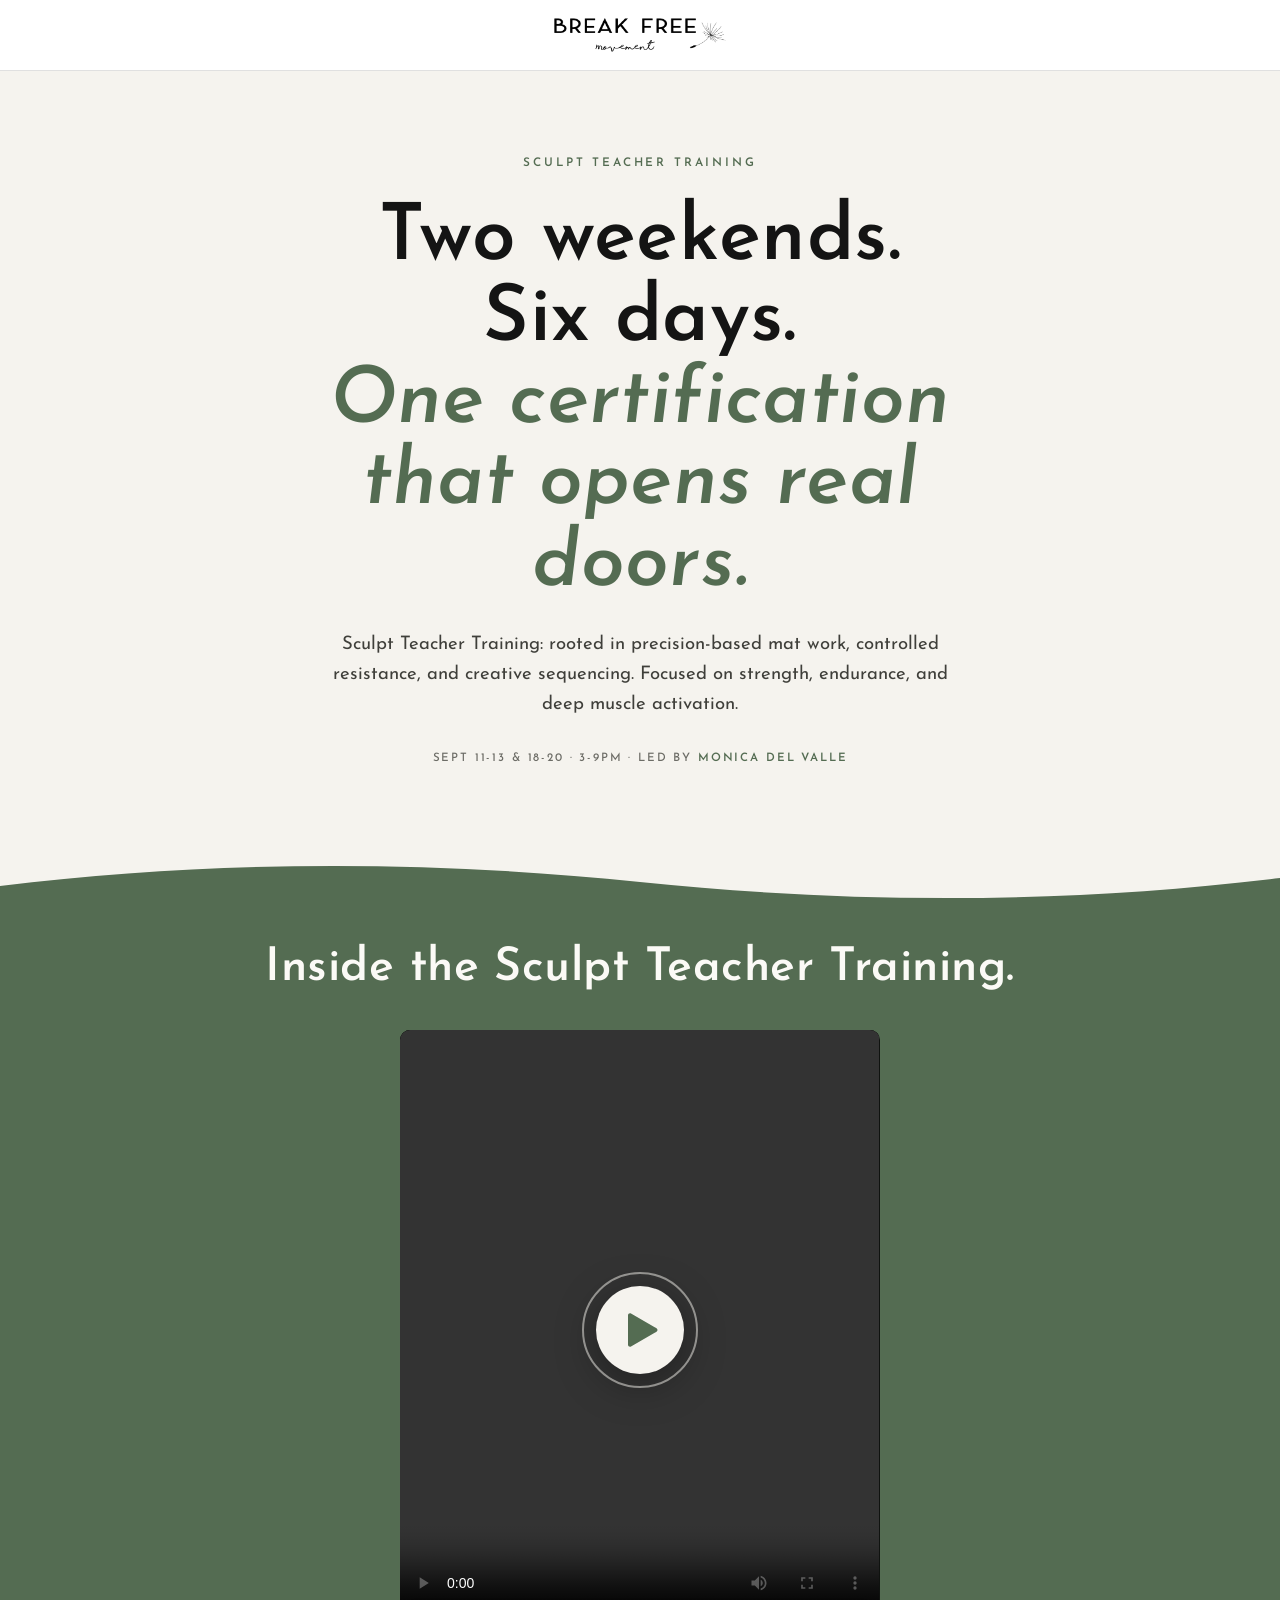
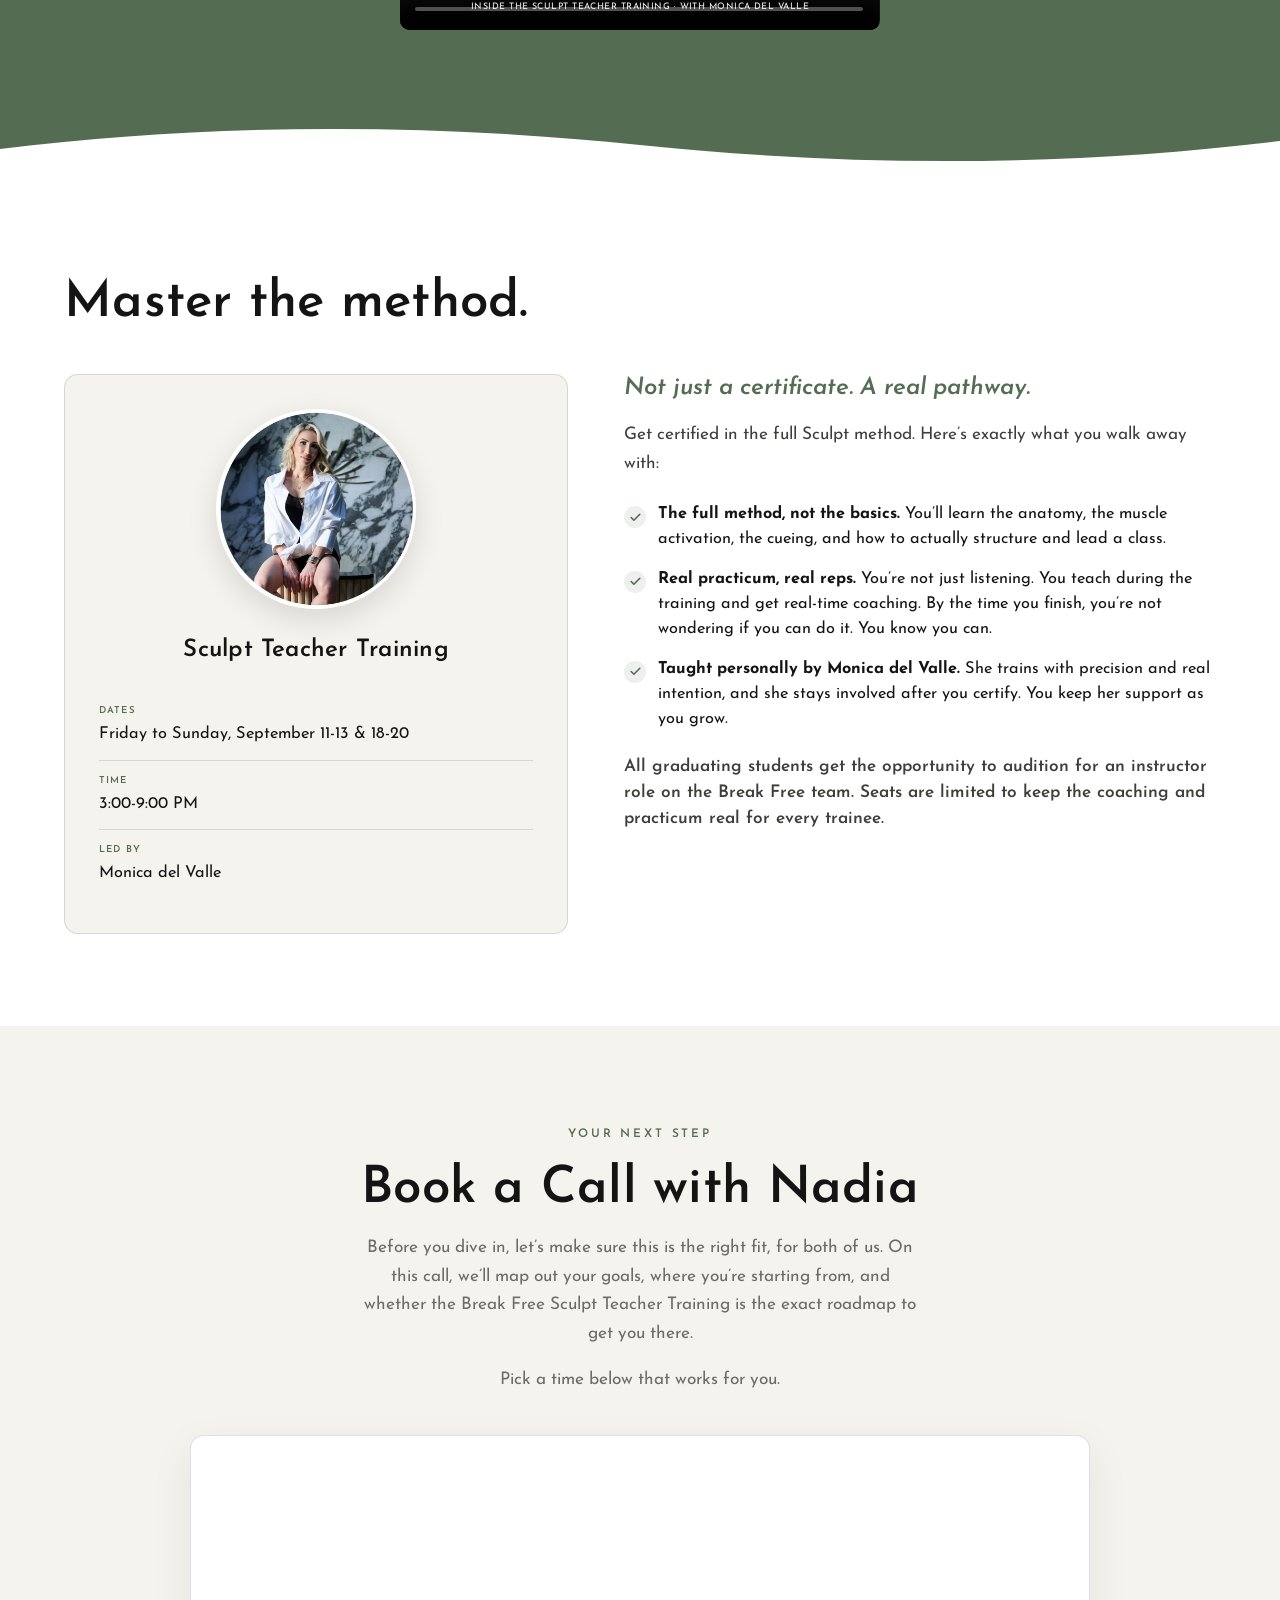
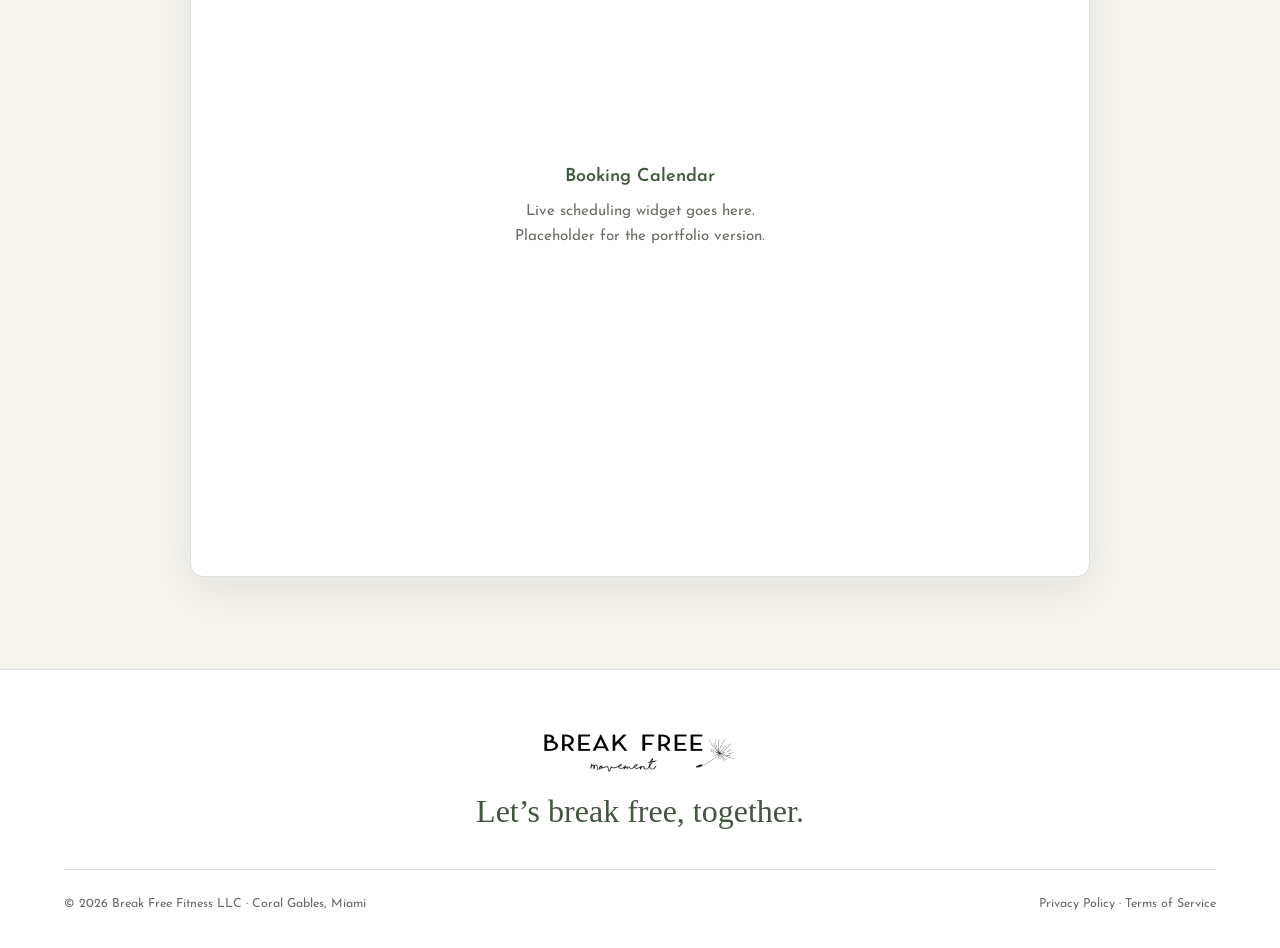
<file: break-free/index.html>
<!DOCTYPE html>
<html lang="en">
<head>
<meta charset="UTF-8" />
<meta name="viewport" content="width=device-width, initial-scale=1.0, viewport-fit=cover" />
<title>Sculpt Teacher Training | Break Free Movement, Coral Gables</title>
<meta name="description" content="Sculpt Teacher Training at Break Free Movement. Dynamic strength and conditioning in our infrared studio, Coral Gables. Two weekends this September. Stop taking the class. Start teaching it." />
<link rel="preconnect" href="https://fonts.googleapis.com" />
<link rel="preconnect" href="https://fonts.gstatic.com" crossorigin />
<link href="https://fonts.googleapis.com/css2?family=Josefin+Sans:ital,wght@0,300;0,400;0,500;0,600;0,700;1,400;1,600&display=swap" rel="stylesheet" />
<style>
  :root{
    --sage:#546C52;
    --sage-dark:#425640;
    --sage-tint:#EDF0EC;
    --ink:#141414;
    --black:#000000;
    --white:#FFFFFF;
    --cream:#F5F3EE;
    --muted:#6C6C66;
    --line:rgba(0,0,0,.12);
    --line-lt:rgba(255,255,255,.18);
  }
  *{box-sizing:border-box;margin:0;padding:0}
  html,body{width:100%;max-width:100%;overflow-x:hidden}
  img,video,iframe{max-width:100%}
  html{scroll-behavior:smooth}
  @media (prefers-reduced-motion: reduce){html{scroll-behavior:auto}}
  body{
    background:var(--white);color:var(--ink);
    font-family:'Josefin Sans',system-ui,-apple-system,sans-serif;
    font-size:18px;line-height:1.65;font-weight:400;-webkit-font-smoothing:antialiased;overflow-x:hidden;
  }
  ::selection{background:var(--sage);color:#fff}
  a{color:inherit;text-decoration:none}
  .wrap{width:100%;max-width:1200px;margin:0 auto;padding:0 24px}
  /* Full-bleed + collapse GHL wrapper spacing so header is flush and footer ends at the copyright */
  .bfm-page{margin-left:calc(50% - 50vw);margin-right:calc(50% - 50vw)}
  *:has(> .bfm-page), *:has(.bfm-page){padding-top:0 !important;padding-bottom:0 !important;margin-top:0 !important;margin-bottom:0 !important}
  .serif{font-family:"Times New Roman",Times,serif}

  /* Page-open entrance */
  @keyframes bfmRise{from{opacity:0;transform:translateY(18px)}to{opacity:1;transform:translateY(0)}}
  @keyframes bfmFade{from{opacity:0}to{opacity:1}}
  header.nav{animation:bfmFade .7s ease-out both}
  .hero .eyebrow{animation:bfmRise .7s ease-out .06s both}
  .hero h1{animation:bfmRise .8s ease-out .16s both}
  .hero-sub{animation:bfmRise .8s ease-out .30s both}
  .hero-cta{animation:bfmRise .8s cubic-bezier(.2,.7,.2,1) .44s both}
  .hero-meta{animation:bfmRise .8s ease-out .56s both}
  @media (prefers-reduced-motion: reduce){
    header.nav,.hero .eyebrow,.hero h1,.hero-sub,.hero-cta,.hero-meta{animation:none}
  }

  .eyebrow{text-transform:uppercase;letter-spacing:.24em;font-size:.74rem;font-weight:600;color:var(--sage);display:inline-block}

  .btn{
    font-family:'Josefin Sans',sans-serif;font-weight:600;text-transform:uppercase;letter-spacing:.14em;
    font-size:.82rem;cursor:pointer;border:0;border-radius:4px;
    padding:1.05rem 2rem;display:inline-flex;align-items:center;justify-content:center;gap:.6em;
    transition:transform .15s, background .2s, color .2s, border-color .2s;
  }
  .btn-primary{background:var(--sage);color:#fff}
  .btn-primary:hover{background:var(--sage-dark);transform:translateY(-2px)}
  .btn-ghost{background:transparent;color:var(--ink);border:1.5px solid var(--line)}
  .btn-ghost:hover{border-color:var(--sage);color:var(--sage);transform:translateY(-2px)}
  .btn-on-sage{background:var(--cream);color:var(--sage-dark)}
  .btn-on-sage:hover{background:#fff;transform:translateY(-2px)}

  /* NAV */
  header.nav{position:sticky;top:0;z-index:60;background:rgba(255,255,255,.94);backdrop-filter:blur(8px);border-bottom:1px solid var(--line)}
  .nav-inner{display:flex;align-items:center;justify-content:center;height:70px}
  .brand-logo{height:34px;width:auto;display:block}
  .nav-apply{background:var(--sage);color:#fff;font-weight:600;text-transform:uppercase;letter-spacing:.12em;font-size:.72rem;padding:.68rem 1.2rem;border-radius:4px;transition:background .2s,transform .15s;white-space:nowrap}
  .nav-apply:hover{background:var(--sage-dark);transform:translateY(-1px)}

  /* HERO */
  .hero{background:var(--cream);padding:76px 0 88px;text-align:center}
  .hero .eyebrow{margin-bottom:0}
  .hero h1{font-weight:600;line-height:1.04;letter-spacing:.005em;font-size:clamp(2.4rem,6.4vw,4.9rem);margin:22px auto 0;max-width:15ch}
  .hero h1 .accent{color:var(--sage);font-style:italic;font-weight:600}
  .hero-sub{max-width:640px;margin:24px auto 0;font-size:1.16rem;color:#3f3f3a;line-height:1.6;font-weight:400}
  .hero-cta{display:flex;flex-wrap:wrap;gap:14px;justify-content:center;margin-top:36px}
  .hero-meta{margin-top:30px;text-transform:uppercase;letter-spacing:.16em;font-size:.72rem;color:var(--muted);font-weight:500}
  .hero-meta b{color:var(--sage);font-weight:600}

  /* wave divider (cream -> sage) */
  .wave{display:block;width:100%;height:52px;margin-bottom:-1px;background:var(--cream)}
  .wave path{fill:var(--sage)}
  .wave2{display:block;width:100%;height:52px;margin-top:-1px;margin-bottom:-1px;background:var(--sage)}
  .wave2 path{fill:var(--white)}

  /* VSL (SAGE) */
  .vsl-section{background:var(--sage);color:#fff}
  .vsl-section .eyebrow{color:#E4EAE2}
  .vsl{padding:22px 0 90px;text-align:center}
  .vsl h2{font-weight:600;font-size:clamp(1.7rem,4vw,2.9rem);line-height:1.05;margin:16px 0 36px;letter-spacing:.01em;color:#FBFAF6}
  .vsl-frame{position:relative;width:100%;max-width:480px;margin:0 auto;aspect-ratio:4/5;border-radius:10px;overflow:hidden;background:#0f120f;cursor:pointer;transform:translateZ(0)}
  .vsl-frame video{position:absolute;top:-1px;left:-1px;width:calc(100% + 2px);height:calc(100% + 2px);object-fit:cover;background:#000;display:block}
  .vsl-play{position:absolute;left:50%;top:50%;transform:translate(-50%,-50%);width:88px;height:88px;border-radius:50%;background:var(--cream);border:0;cursor:pointer;display:flex;align-items:center;justify-content:center;box-shadow:0 10px 40px rgba(0,0,0,.35);transition:transform .18s, background .2s;z-index:3}
  .vsl-play:hover{transform:translate(-50%,-50%) scale(1.07);background:#fff}
  .vsl-play svg{margin-left:5px}
  .vsl-play::before{content:"";position:absolute;inset:-14px;border-radius:50%;border:2px solid rgba(245,243,238,.5);animation:ring 2.4s ease-out infinite}
  @keyframes ring{0%{transform:scale(1);opacity:.7}100%{transform:scale(1.35);opacity:0}}
  @media (prefers-reduced-motion: reduce){.vsl-play::before{animation:none}}
  .vsl-cap{position:absolute;left:0;right:0;bottom:18px;z-index:3;text-transform:uppercase;letter-spacing:.05em;font-size:.56rem;color:rgba(255,255,255,.9);font-weight:500;padding:0 16px;line-height:1.3}
  .vsl-cta{margin-top:38px;display:flex;justify-content:center}

  /* OFFER */
  .offer-sec{background:var(--white);padding:92px 0}
  .offer-h2{font-weight:600;font-size:clamp(2rem,4.6vw,3.2rem);line-height:1.02;margin:16px 0 44px;letter-spacing:.005em}
  .offer-wrap{display:grid;grid-template-columns:0.92fr 1.08fr;gap:56px;align-items:start}
  .offer-card{background:var(--cream);border:1px solid var(--line);border-radius:14px;padding:34px;text-align:center}
  .offer-photo{width:200px;height:200px;border-radius:50%;object-fit:cover;margin:0 auto 22px;display:block;box-shadow:0 10px 30px rgba(0,0,0,.12)}
  .offer-name{font-weight:600;font-size:1.5rem;margin-bottom:20px;letter-spacing:.01em}
  .facts{list-style:none;text-align:left;display:grid;gap:0}
  .facts li{padding:12px 0;border-top:1px solid var(--line);font-size:1.02rem;color:var(--ink)}
  .facts li:first-child{border-top:0}
  .facts li span{display:block;text-transform:uppercase;letter-spacing:.12em;font-size:.6rem;color:var(--sage);font-weight:600;margin-bottom:2px}
  .save{margin-top:18px;font-size:.96rem;color:var(--muted)}
  .save b{color:var(--sage-dark);font-weight:600}
  .offer-body .quote{font-style:italic;font-size:1.5rem;color:var(--sage);font-weight:600;margin-bottom:18px;line-height:1.2}
  .offer-body > p{color:#3f3f3a;font-size:1.08rem;margin-bottom:8px}
  .ticks{list-style:none;margin:24px 0 18px;display:grid;gap:14px}
  .ticks li{position:relative;padding-left:34px;font-size:1.02rem;color:var(--ink);line-height:1.55}
  .ticks li::before{content:"";position:absolute;left:0;top:4px;width:22px;height:22px;border-radius:50%;background:var(--sage-tint);background-image:url("data:image/svg+xml,%3Csvg xmlns='http://www.w3.org/2000/svg' viewBox='0 0 24 24' fill='none' stroke='%23546C52' stroke-width='3' stroke-linecap='round' stroke-linejoin='round'%3E%3Cpolyline points='20 6 9 17 4 12'/%3E%3C/svg%3E");background-size:13px;background-repeat:no-repeat;background-position:center}
  .plans{font-weight:600;color:var(--sage-dark);text-transform:uppercase;letter-spacing:.08em;font-size:.82rem}
  .pathway{margin-top:14px;font-weight:600;color:var(--sage-dark);line-height:1.5}
  .limited{margin-top:22px;font-weight:600;color:var(--sage-dark);font-size:1rem;line-height:1.5}
  .offer-cta{margin-top:44px;text-align:center}
  .offer-btns{display:grid;gap:12px;margin-top:26px}
  .offer-btns .btn{width:100%}
  .offer-btns .btn-ghost{border-color:rgba(84,108,82,.5);color:var(--sage-dark)}

  /* BOOKING (GHL calendar) */
  .booking{background:var(--cream);padding:92px 0}
  .booking{text-align:center}
  .booking h2{font-weight:600;font-size:clamp(2rem,4.6vw,3.2rem);line-height:1.02;margin:16px 0 0;letter-spacing:.005em}
  .book-sub{max-width:560px;margin:18px auto 0;color:var(--muted);font-size:1.08rem}
  .cal{max-width:900px;margin:40px auto 0;background:#fff;border:1px solid var(--line);border-radius:14px;overflow:hidden;box-shadow:0 14px 44px rgba(0,0,0,.07)}
  .cal iframe{width:100%;min-height:740px;border:0;display:block;background:#fff}

  /* FOOTER */
  footer{background:var(--white);color:var(--ink);padding:64px 0 34px;text-align:center;border-top:1px solid var(--line)}
  .foot-logo{height:38px;width:auto;margin:0 auto 22px;display:block}
  .foot-tag{font-size:2rem;line-height:1.1;color:var(--sage-dark)}
  .foot-bottom{margin-top:40px;padding-top:24px;border-top:1px solid var(--line);font-size:.78rem;color:var(--muted);display:flex;justify-content:space-between;flex-wrap:wrap;gap:10px;text-align:left}
  .foot-bottom a:hover{color:var(--sage)}

  :focus-visible{outline:2px solid var(--sage);outline-offset:3px;border-radius:3px}

  /* ---------- MOBILE OPTIMIZATION ---------- */
  @media (max-width:900px){
    .offer-wrap{grid-template-columns:1fr;gap:34px}
    .offer-card{max-width:480px;margin:0 auto}
    .offer-body{max-width:560px;margin:0 auto}
  }
  @media (max-width:640px){
    body{font-size:16px}
    .wrap{padding:0 18px}
    .nav-inner{height:60px}
    .brand-logo{height:26px}
    .nav-apply{font-size:.64rem;letter-spacing:.1em;padding:.6rem .9rem}
    .hero{padding:48px 0 56px}
    .hero h1{font-size:clamp(2.1rem,9vw,3rem);max-width:100%}
    .hero-sub{font-size:1.04rem}
    .hero-cta{flex-direction:column;gap:12px}
    .hero-cta .btn{width:100%}
    .hero-meta{letter-spacing:.12em;font-size:.68rem}
    .vsl{padding:14px 0 60px}
    .vsl-play{width:64px;height:64px}
    .vsl-cap{font-size:.5rem;letter-spacing:.03em;bottom:12px;padding:0 12px}
    .vsl-play svg{width:24px;height:27px}
    .offer-sec,.booking{padding:60px 0}
    .offer-card{padding:26px 20px}
    .offer-photo{width:160px;height:160px}
    .offer-cta .btn{width:100%}
    .cal iframe{min-height:660px}
    footer{padding:52px 0 28px}
    .foot-tag{font-size:1.6rem}
    .foot-bottom{justify-content:center;text-align:center}
  }
  @media (max-width:380px){
    .hero h1{font-size:1.9rem}
    .btn{padding:.95rem 1.4rem;font-size:.76rem}
  }
</style>
</head>
<body id="top">
<!-- Break Free Movement · Sculpt Teacher Training · GHL-ready landing page -->
<div class="bfm-page">

<!-- NAV -->
<header class="nav">
  <div class="wrap nav-inner">
    <a href="#top" aria-label="Break Free Movement"><img class="brand-logo" src="assets/logo.png" alt="Break Free Movement" /></a>
  </div>
</header>

<!-- HERO -->
<section class="hero">
  <div class="wrap">
    <span class="eyebrow">Sculpt Teacher Training</span>
    <h1>Two weekends.<br>Six days.<br><span class="accent">One certification that opens real doors.</span></h1>
    <p class="hero-sub">Sculpt Teacher Training: rooted in precision-based mat work, controlled resistance, and creative sequencing. Focused on strength, endurance, and deep muscle activation.</p>
    <p class="hero-meta">Sept 11-13 &amp; 18-20 &middot; 3-9PM &middot; Led by <b>Monica del Valle</b></p>
  </div>
</section>

<svg class="wave" viewBox="0 0 1440 52" preserveAspectRatio="none" aria-hidden="true">
  <path d="M0,30 C240,4 480,4 720,26 C960,48 1200,48 1440,22 L1440,52 L0,52 Z"></path>
</svg>

<!-- VSL (sage) -->
<section class="vsl-section" id="watch">
  <div class="wrap vsl">
    <h2>Inside the Sculpt Teacher Training.</h2>
    <div class="vsl-frame" id="vslFrame">
      <video id="vslVideo" playsinline controls preload="metadata">
        <source src="" type="video/mp4" />
      </video>
      <button class="vsl-play" id="vslPlay" aria-label="Play video">
        <svg width="30" height="34" viewBox="0 0 30 34" fill="#546C52" xmlns="http://www.w3.org/2000/svg"><path d="M28.5 15.3L3 0.6C1.7-0.2 0 0.8 0 2.3v29.4c0 1.5 1.7 2.5 3 1.7l25.5-14.7c1.3-0.8 1.3-2.6 0-3.4z"/></svg>
      </button>
      <span class="vsl-cap">Inside the Sculpt Teacher Training &middot; with Monica del Valle</span>
    </div>
  </div>
</section>

<svg class="wave2" viewBox="0 0 1440 52" preserveAspectRatio="none" aria-hidden="true">
  <path d="M0,30 C240,4 480,4 720,26 C960,48 1200,48 1440,22 L1440,52 L0,52 Z"></path>
</svg>

<!-- OFFER -->
<section class="offer-sec" id="offer">
  <div class="wrap">
    <h2 class="offer-h2">Master the method.</h2>
    <div class="offer-wrap">
      <div class="offer-card">
        <img class="offer-photo" src="assets/monica.png" alt="Monica del Valle, lead trainer" />
        <h3 class="offer-name">Sculpt Teacher Training</h3>
        <ul class="facts">
          <li><span>Dates</span>Friday to Sunday, September 11-13 &amp; 18-20</li>
          <li><span>Time</span>3:00-9:00 PM</li>
          <li><span>Led by</span>Monica del Valle</li>
          </ul>
      </div>
      <div class="offer-body">
        <p class="quote">Not just a certificate. A real pathway.</p>
        <p>Get certified in the full Sculpt method. Here&rsquo;s exactly what you walk away with:</p>
        <ul class="ticks">
          <li><strong>The full method, not the basics.</strong> You&rsquo;ll learn the anatomy, the muscle activation, the cueing, and how to actually structure and lead a class.</li>
          <li><strong>Real practicum, real reps.</strong> You&rsquo;re not just listening. You teach during the training and get real-time coaching. By the time you finish, you&rsquo;re not wondering if you can do it. You know you can.</li>
          <li><strong>Taught personally by Monica del Valle.</strong> She trains with precision and real intention, and she stays involved after you certify. You keep her support as you grow.</li>
        </ul>
        <p class="limited">All graduating students get the opportunity to audition for an instructor role on the Break Free team. Seats are limited to keep the coaching and practicum real for every trainee.</p>
      </div>
    </div>
  </div>
</section>

<!-- BOOKING (GHL Calendar) -->
<section class="booking" id="book">
  <div class="wrap">
    <span class="eyebrow">Your Next Step</span>
    <h2>Book a Call with Nadia</h2>
    <p class="book-sub">Before you dive in, let&rsquo;s make sure this is the right fit, for both of us. On this call, we&rsquo;ll map out your goals, where you&rsquo;re starting from, and whether the Break Free Sculpt Teacher Training is the exact roadmap to get you there.</p>
    <p class="book-sub">Pick a time below that works for you.</p>
    <div class="cal">
      <div style="min-height:740px;display:flex;align-items:center;justify-content:center;text-align:center;color:var(--muted);padding:40px;"><div><p style="font-weight:600;color:var(--sage-dark);margin-bottom:8px;">Booking Calendar</p><p style="font-size:.95rem;">Live scheduling widget goes here.<br>Placeholder for the portfolio version.</p></div></div>
    </div>
    
  </div>
</section>

<!-- FOOTER -->
<footer>
  <div class="wrap">
    <img class="foot-logo" src="assets/logo.png" alt="Break Free Movement" />
    <div class="foot-tag serif">Let&rsquo;s break free, together.</div>
    <div class="foot-bottom">
      <span>&copy; 2026 Break Free Fitness LLC &middot; Coral Gables, Miami</span>
      <span><a href="#" target="_blank" rel="noopener">Privacy Policy</a> &middot; <a href="#" target="_blank" rel="noopener">Terms of Service</a></span>
    </div>
  </div>
</footer>

</div><!-- /.bfm-page -->

<script>
  (function(){
    var video=document.getElementById("vslVideo");
    var playBtn=document.getElementById("vslPlay");
    var frame=document.getElementById("vslFrame");
    var cap=frame.querySelector(".vsl-cap");
    function hideOverlay(){ playBtn.style.display="none"; if(cap) cap.style.display="none"; }
    playBtn.addEventListener("click", function(e){ e.stopPropagation(); hideOverlay(); video.play(); });
    video.addEventListener("play", hideOverlay);
  })();
</script>
</body>
</html>
</file>
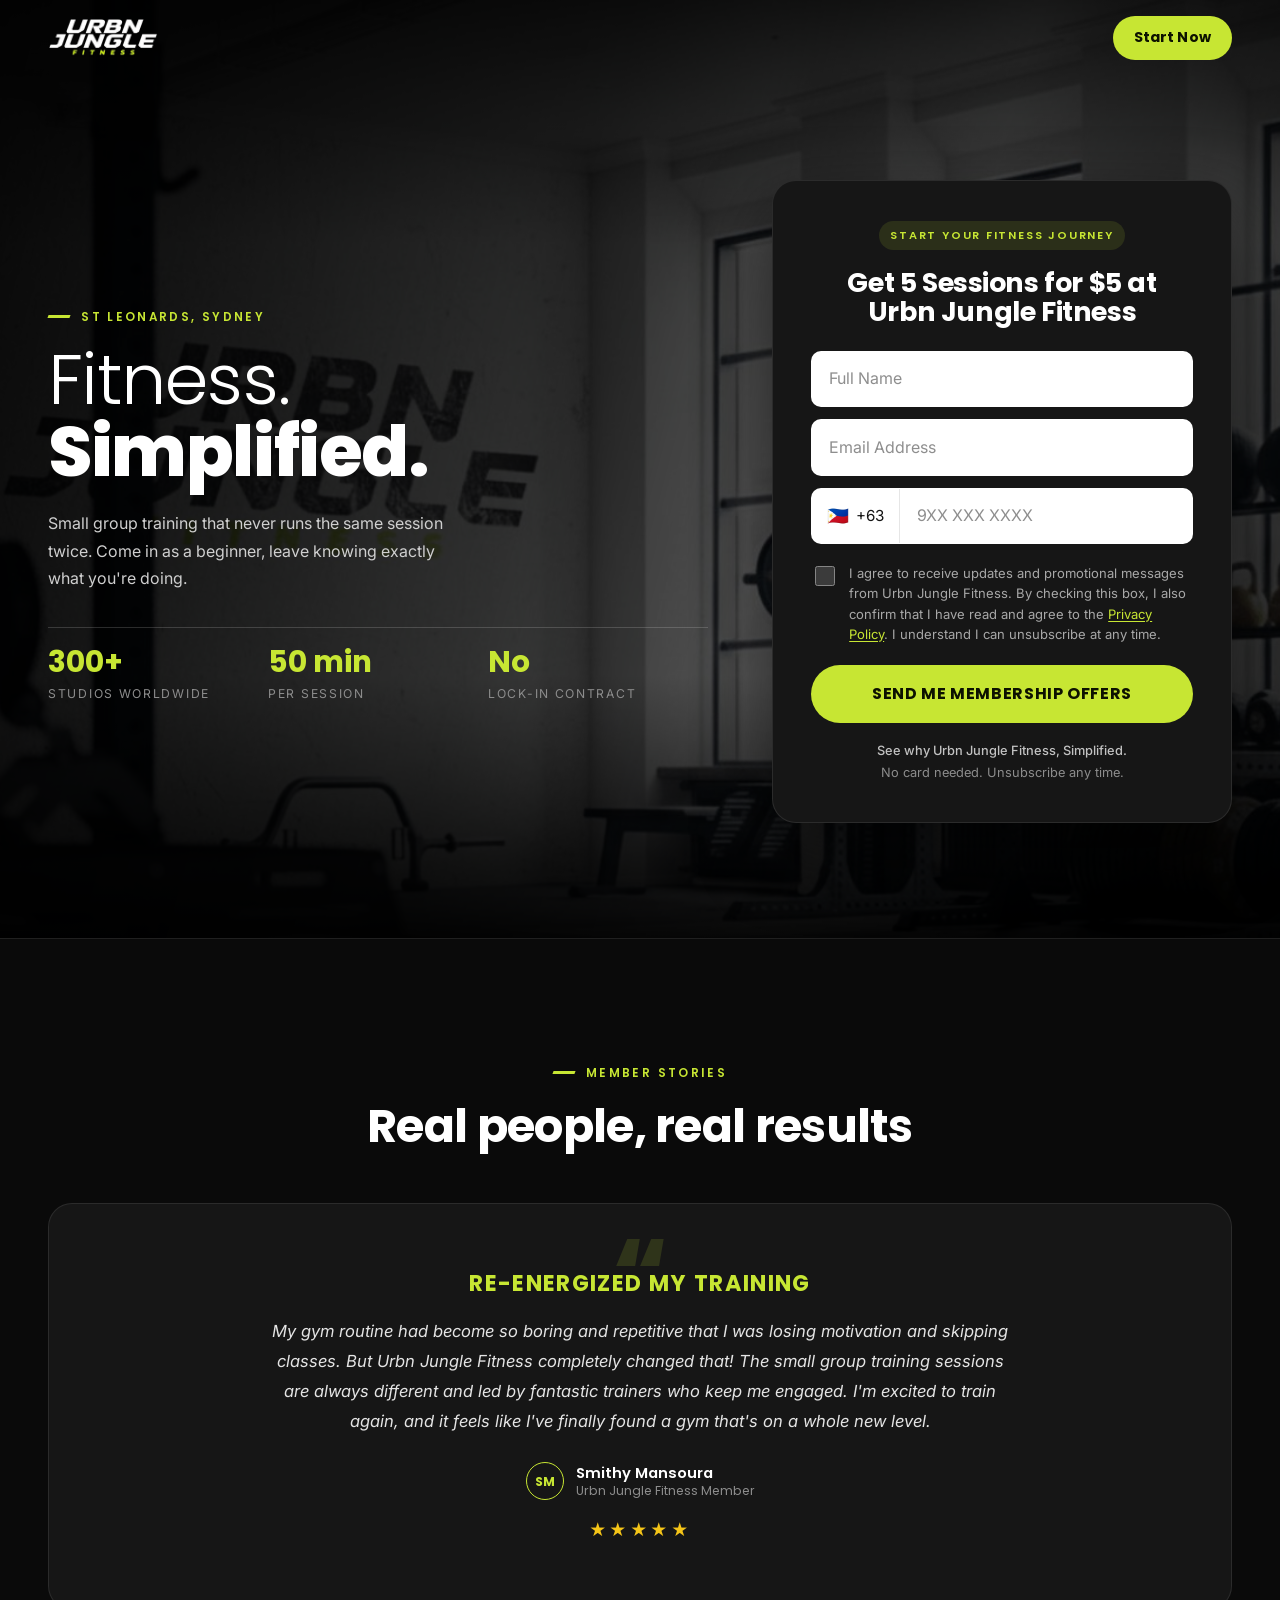
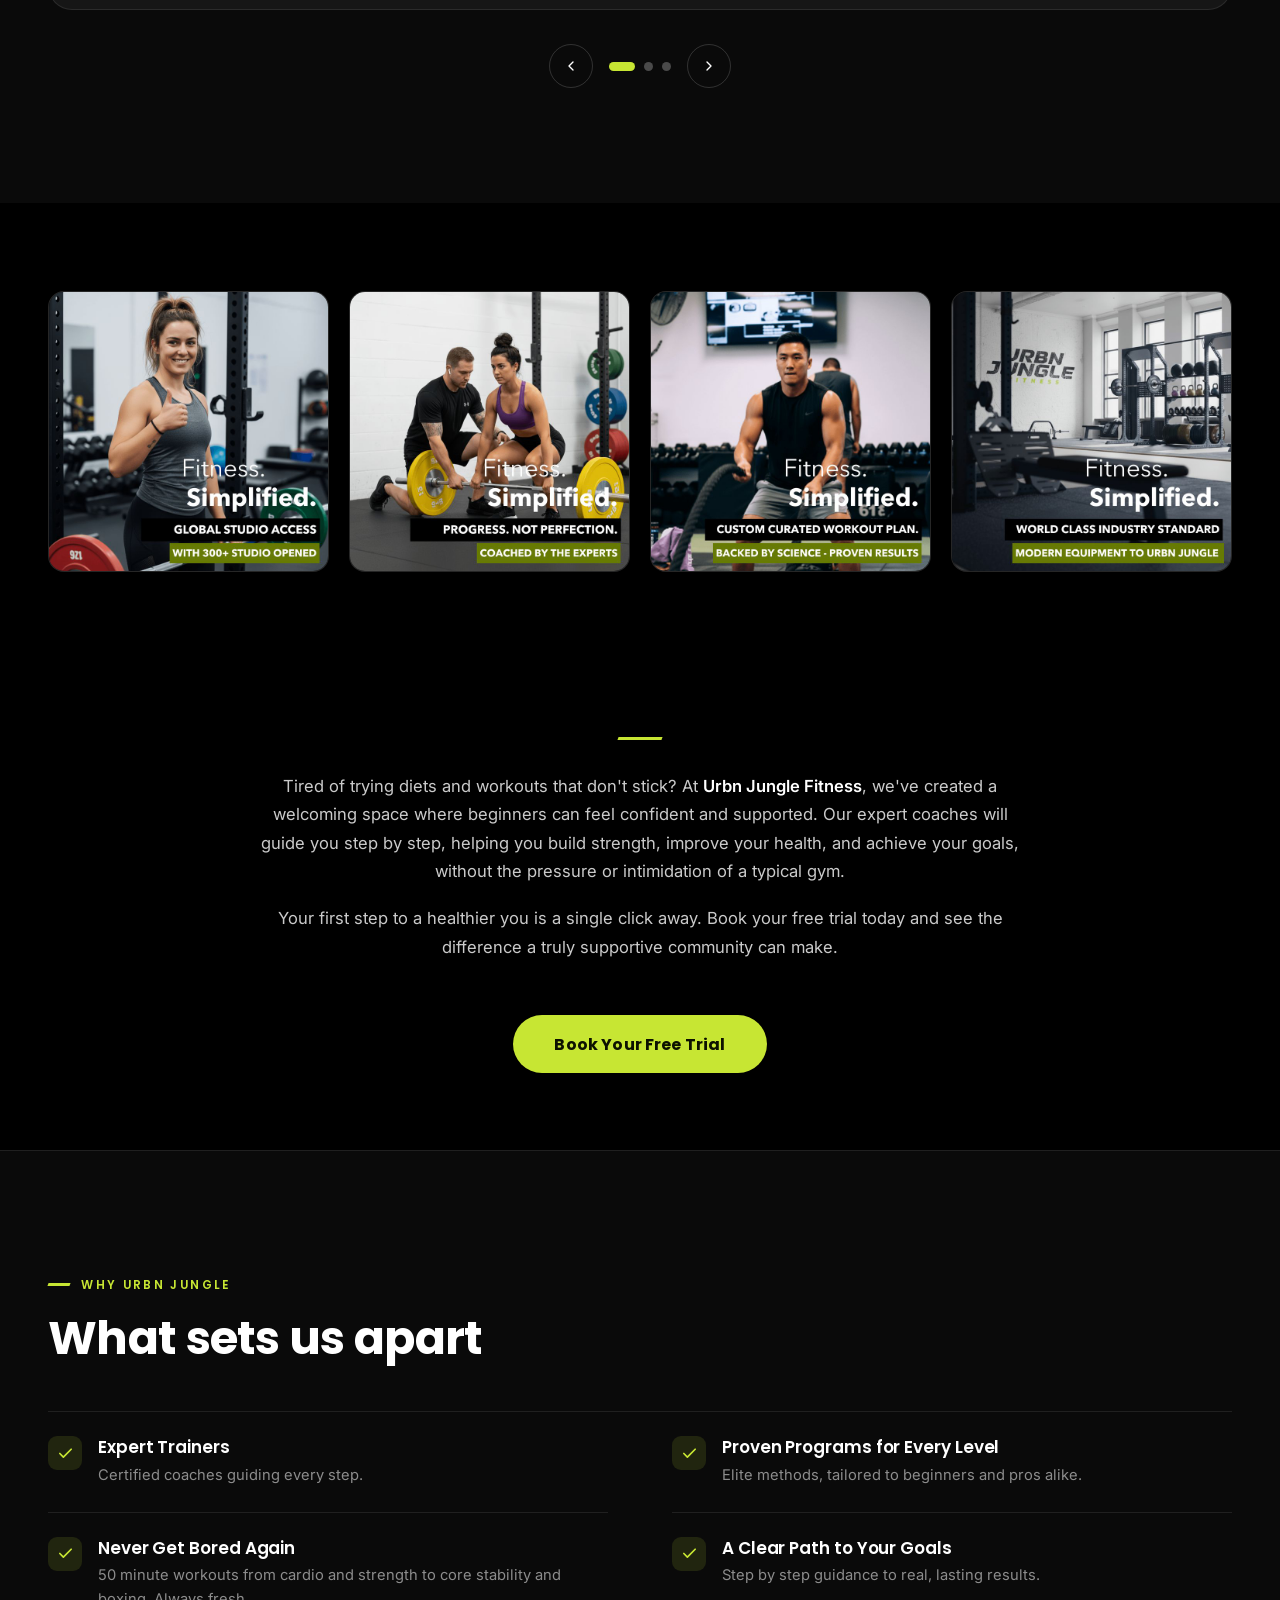
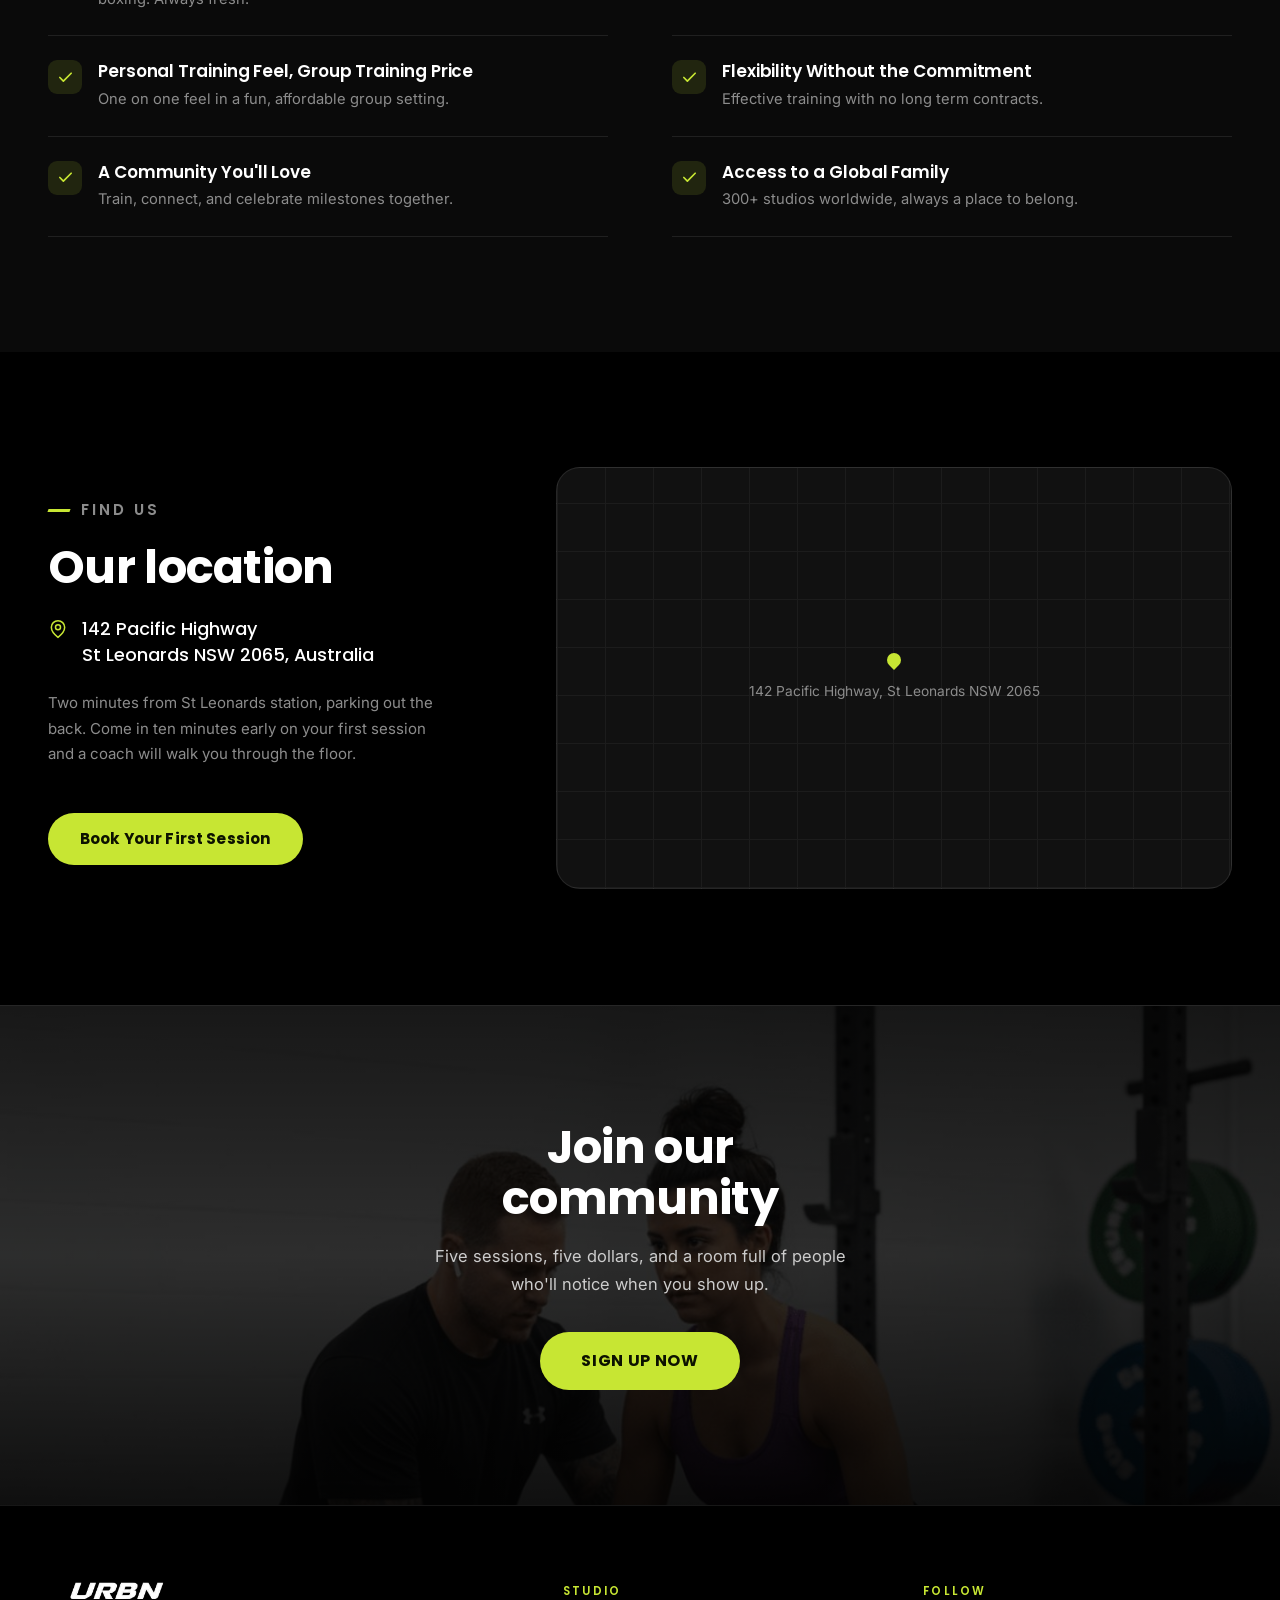
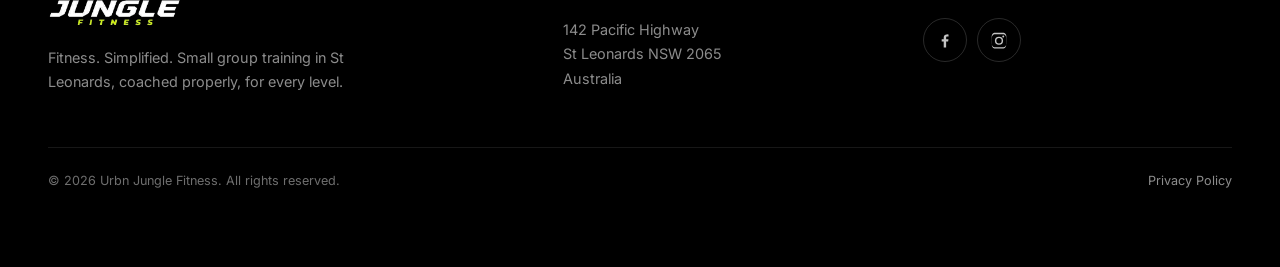
<file: urbn-jungle/index.html>
<!DOCTYPE html>
<html lang="en">
<head>
<meta charset="utf-8">
<meta name="viewport" content="width=device-width, initial-scale=1, viewport-fit=cover">
<title>Urbn Jungle Fitness — Get 5 Sessions for $5</title>
<meta name="description" content="Get 5 sessions for $5 at Urbn Jungle Fitness, St Leonards. Small group training, expert coaches, no lock-in contract. Fitness. Simplified.">
<link rel="icon" href="favicon.ico" sizes="any">
<link rel="icon" href="assets/img/icon-512.png" type="image/png">
<link rel="apple-touch-icon" href="assets/img/apple-touch-icon.png">
<meta name="theme-color" content="#000000">

<!-- Social sharing. Swap the two URLs below for your live domain once deployed. -->
<meta property="og:type" content="website">
<meta property="og:site_name" content="Urbn Jungle Fitness">
<meta property="og:title" content="Get 5 Sessions for $5 at Urbn Jungle Fitness">
<meta property="og:description" content="Small group training in St Leonards. Expert coaches, 50 minute sessions, no lock-in contract. Fitness. Simplified.">
<meta property="og:image" content="assets/img/og-image.jpg">
<meta property="og:url" content="https://example.com/">
<meta name="twitter:card" content="summary_large_image">
<meta name="twitter:title" content="Get 5 Sessions for $5 at Urbn Jungle Fitness">
<meta name="twitter:description" content="Small group training in St Leonards. Fitness. Simplified.">
<meta name="twitter:image" content="assets/img/og-image.jpg">

<link rel="preconnect" href="https://fonts.googleapis.com">
<link rel="preconnect" href="https://fonts.gstatic.com" crossorigin>
<link href="https://fonts.googleapis.com/css2?family=Poppins:wght@300;400;500;600;700;800&family=Inter:wght@400;500;600&display=swap" rel="stylesheet">
<link rel="stylesheet" href="assets/css/styles.css">
</head>
<body>

<a href="#claim" class="sr">Skip to the offer form</a>

<!-- ===================== HEADER ===================== -->
<header class="topbar" id="topbar">
  <div class="wrap topbar__in">
    <a class="brand" href="#top" aria-label="Urbn Jungle Fitness, back to top">
      <img src="assets/img/logo.png" width="464" height="161" alt="Urbn Jungle Fitness">
    </a>
    <a class="btn btn--sm" href="#claim">Start Now</a>
  </div>
</header>

<!-- ===================== HERO ===================== -->
<section class="hero" id="top">
  <div class="hero__bg" aria-hidden="true">
    <img src="assets/img/hero-studio.jpg" width="1440" height="800" alt="" fetchpriority="high">
  </div>
  <div class="hero__scrim" aria-hidden="true"></div>

  <div class="wrap">
    <div class="hero__grid">

      <div class="hero__pitch">
        <p class="eyebrow">St Leonards, Sydney</p>
        <h1><span class="thin">Fitness.</span>Simplified.</h1>
        <p class="hero__lede">Small group training that never runs the same session twice. Come in as a beginner, leave knowing exactly what you're doing.</p>
        <div class="stats">
          <div><b>300+</b><span>Studios worldwide</span></div>
          <div><b>50 min</b><span>Per session</span></div>
          <div><b>No</b><span>Lock-in contract</span></div>
        </div>
      </div>

      <div id="claim">
        <div class="card">
          <div class="card__head">
            <p class="card__tag">Start your fitness journey</p>
            <h2>Get 5 Sessions for $5 at Urbn Jungle Fitness</h2>
          </div>

          <form id="leadForm" novalidate>
            <div class="field">
              <label class="sr" for="f-name">Full name</label>
              <input id="f-name" name="name" type="text" autocomplete="name" placeholder="Full Name" required>
            </div>
            <div class="field">
              <label class="sr" for="f-email">Email address</label>
              <input id="f-email" name="email" type="email" autocomplete="email" placeholder="Email Address" required>
            </div>
            <div class="field">
              <label class="sr" for="f-phone">Phone number</label>
              <div class="phone">
                <span class="phone__cc" aria-hidden="true"><span class="flag">🇵🇭</span> +63</span>
                <input id="f-phone" name="phone" type="tel" autocomplete="tel" placeholder="9XX XXX XXXX" required>
              </div>
            </div>

            <label class="consent" for="f-ok">
              <input id="f-ok" name="consent" type="checkbox" required>
              <span>I agree to receive updates and promotional messages from Urbn Jungle Fitness. By checking this box, I also confirm that I have read and agree to the <a href="#privacy">Privacy Policy</a>. I understand I can unsubscribe at any time.</span>
            </label>

            <button class="btn btn--caps btn--block btn--lg" type="submit">Send Me Membership Offers</button>
            <p class="card__note"><b>See why Urbn Jungle Fitness, Simplified.</b><br>No card needed. Unsubscribe any time.</p>
          </form>

          <div class="formdone" role="status">
            <div class="formdone__mark" aria-hidden="true">
              <svg viewBox="0 0 24 24" width="26" height="26" fill="none" stroke="currentColor" stroke-width="2.5" stroke-linecap="round" stroke-linejoin="round"><path d="M20 6 9 17l-5-5"/></svg>
            </div>
            <h3>You're in</h3>
            <p>We've got your details. Someone from the studio will be in touch shortly with your next available session.</p>
          </div>
        </div>
      </div>

    </div>
  </div>
</section>

<!-- ===================== TESTIMONIALS ===================== -->
<section class="quotes sect">
  <div class="wrap">
    <div class="quotes__head">
      <p class="eyebrow" style="justify-content:center">Member stories</p>
      <h2>Real people, real results</h2>
    </div>

    <div class="slider" id="slider">
      <div class="qcard">
        <span class="qmark" aria-hidden="true">&ldquo;</span>

        <div class="slide is-on" role="group" aria-roledescription="slide" aria-label="1 of 3">
          <h3>Re-energized My Training</h3>
          <blockquote>My gym routine had become so boring and repetitive that I was losing motivation and skipping classes. But Urbn Jungle Fitness completely changed that! The small group training sessions are always different and led by fantastic trainers who keep me engaged. I'm excited to train again, and it feels like I've finally found a gym that's on a whole new level.</blockquote>
          <div class="byline">
            <span class="byline__av" aria-hidden="true">SM</span>
            <cite>Smithy Mansoura<span>Urbn Jungle Fitness Member</span></cite>
          </div>
          <p class="stars" aria-label="5 out of 5 stars">★★★★★</p>
        </div>

        <div class="slide" role="group" aria-roledescription="slide" aria-label="2 of 3">
          <h3>Transformed My Life</h3>
          <blockquote>Joining this gym has been a 10/10 experience from day one. I was nervous about starting, but the first session was an incredible success that left me feeling challenged and strong. This place truly exceeded my expectations, and I'd recommend it to anyone looking to transform their life.</blockquote>
          <div class="byline">
            <span class="byline__av" aria-hidden="true">AC</span>
            <cite>Andrew Comrie<span>Urbn Jungle Fitness Member</span></cite>
          </div>
          <p class="stars" aria-label="5 out of 5 stars">★★★★★</p>
        </div>

        <div class="slide" role="group" aria-roledescription="slide" aria-label="3 of 3">
          <h3>My Second Home</h3>
          <blockquote>Urbn Jungle Fitness is my second home. The workouts are a perfect blend of strength and cardio, so no two sessions are ever the same. The flexible scheduling means I can always get a great workout in, no matter how busy my week is. I've never felt stronger, and the welcoming atmosphere makes me feel like part of a community.</blockquote>
          <div class="byline">
            <span class="byline__av" aria-hidden="true">UJ</span>
            <cite>Urbn Jungle Fitness Member<span>St Leonards</span></cite>
          </div>
          <p class="stars" aria-label="5 out of 5 stars">★★★★★</p>
        </div>
      </div>

      <div class="nav">
        <button class="arrow" type="button" data-dir="-1" aria-label="Previous review">
          <svg viewBox="0 0 24 24" aria-hidden="true"><path d="M15 18l-6-6 6-6"/></svg>
        </button>
        <div class="dots" id="dots" role="tablist" aria-label="Choose a review"></div>
        <button class="arrow" type="button" data-dir="1" aria-label="Next review">
          <svg viewBox="0 0 24 24" aria-hidden="true"><path d="M9 6l6 6-6 6"/></svg>
        </button>
      </div>
    </div>
  </div>
</section>

<!-- ===================== CREATIVE GRID ===================== -->
<div class="grid4">
  <div class="wrap grid4__grid">
    <figure class="shot"><img src="assets/img/creative-global-studio-access.jpg" width="720" height="720" alt="Fitness. Simplified. Global studio access, with 300+ studios opened." loading="lazy" decoding="async"></figure>
    <figure class="shot"><img src="assets/img/creative-progress-not-perfection.jpg" width="720" height="720" alt="Fitness. Simplified. Progress, not perfection. Coached by the experts." loading="lazy" decoding="async"></figure>
    <figure class="shot"><img src="assets/img/creative-custom-workout-plan.jpg" width="720" height="720" alt="Fitness. Simplified. Custom curated workout plan, backed by science." loading="lazy" decoding="async"></figure>
    <figure class="shot"><img src="assets/img/creative-world-class-standard.jpg" width="720" height="720" alt="Fitness. Simplified. World class industry standard, modern equipment." loading="lazy" decoding="async"></figure>
  </div>
</div>

<!-- ===================== INTRO ===================== -->
<section class="intro">
  <div class="wrap">
    <div class="intro__rule" aria-hidden="true"></div>
    <p>Tired of trying diets and workouts that don't stick? At <strong>Urbn Jungle Fitness</strong>, we've created a welcoming space where beginners can feel confident and supported. Our expert coaches will guide you step by step, helping you build strength, improve your health, and achieve your goals, without the pressure or intimidation of a typical gym.</p>
    <p>Your first step to a healthier you is a single click away. Book your free trial today and see the difference a truly supportive community can make.</p>
    <a class="btn btn--lg" href="#claim">Book Your Free Trial</a>
  </div>
</section>

<!-- ===================== WHAT SETS US APART ===================== -->
<section class="apart sect">
  <div class="wrap">
    <div class="apart__head">
      <p class="eyebrow">Why Urbn Jungle</p>
      <h2>What sets us apart</h2>
    </div>

    <div class="apart__grid">
      <div class="feat">
        <span class="feat__ico" aria-hidden="true"><svg viewBox="0 0 24 24"><path d="M20 6 9 17l-5-5"/></svg></span>
        <div><h3>Expert Trainers</h3><p>Certified coaches guiding every step.</p></div>
      </div>
      <div class="feat">
        <span class="feat__ico" aria-hidden="true"><svg viewBox="0 0 24 24"><path d="M20 6 9 17l-5-5"/></svg></span>
        <div><h3>Proven Programs for Every Level</h3><p>Elite methods, tailored to beginners and pros alike.</p></div>
      </div>
      <div class="feat">
        <span class="feat__ico" aria-hidden="true"><svg viewBox="0 0 24 24"><path d="M20 6 9 17l-5-5"/></svg></span>
        <div><h3>Never Get Bored Again</h3><p>50 minute workouts from cardio and strength to core stability and boxing. Always fresh.</p></div>
      </div>
      <div class="feat">
        <span class="feat__ico" aria-hidden="true"><svg viewBox="0 0 24 24"><path d="M20 6 9 17l-5-5"/></svg></span>
        <div><h3>A Clear Path to Your Goals</h3><p>Step by step guidance to real, lasting results.</p></div>
      </div>
      <div class="feat">
        <span class="feat__ico" aria-hidden="true"><svg viewBox="0 0 24 24"><path d="M20 6 9 17l-5-5"/></svg></span>
        <div><h3>Personal Training Feel, Group Training Price</h3><p>One on one feel in a fun, affordable group setting.</p></div>
      </div>
      <div class="feat">
        <span class="feat__ico" aria-hidden="true"><svg viewBox="0 0 24 24"><path d="M20 6 9 17l-5-5"/></svg></span>
        <div><h3>Flexibility Without the Commitment</h3><p>Effective training with no long term contracts.</p></div>
      </div>
      <div class="feat">
        <span class="feat__ico" aria-hidden="true"><svg viewBox="0 0 24 24"><path d="M20 6 9 17l-5-5"/></svg></span>
        <div><h3>A Community You'll Love</h3><p>Train, connect, and celebrate milestones together.</p></div>
      </div>
      <div class="feat">
        <span class="feat__ico" aria-hidden="true"><svg viewBox="0 0 24 24"><path d="M20 6 9 17l-5-5"/></svg></span>
        <div><h3>Access to a Global Family</h3><p>300+ studios worldwide, always a place to belong.</p></div>
      </div>
    </div>
  </div>
</section>

<!-- ===================== LOCATION ===================== -->
<section class="loc sect">
  <div class="wrap">
    <div class="loc__grid">
      <div>
        <p class="eyebrow">Find us</p>
        <h2>Our location</h2>
        <p class="addr">
          <svg viewBox="0 0 24 24" aria-hidden="true"><path d="M20 10c0 6-8 12-8 12s-8-6-8-12a8 8 0 0 1 16 0Z"/><circle cx="12" cy="10" r="3"/></svg>
          <span>142 Pacific Highway<br>St Leonards NSW 2065, Australia</span>
        </p>
        <p>Two minutes from St Leonards station, parking out the back. Come in ten minutes early on your first session and a coach will walk you through the floor.</p>
        <a class="btn" href="#claim">Book Your First Session</a>
      </div>

      <div class="mapbox">
        <div class="mapbox__fb" aria-hidden="true">
          <span class="pin"></span>
          <p>142 Pacific Highway, St Leonards NSW 2065</p>
        </div>
        <iframe
          src="https://www.google.com/maps/embed?pb=!1m18!1m12!1m3!1d3859.1124183165184!2d121.03561987408239!3d14.706234074483739!2m3!1f0!2f0!3f0!3m2!1i1024!2i768!4f13.1!3m3!1m2!1s0x3397b149cea8275b%3A0xa858cc3e66cc1adc!2sUrbn%20Jungle%20Fitness!5e0!3m2!1sen!2sph!4v1755685037358!5m2!1sen!2sph"
          title="Map showing the Urbn Jungle Fitness studio" loading="lazy" referrerpolicy="no-referrer-when-downgrade"></iframe>
      </div>
    </div>
  </div>
</section>

<!-- ===================== JOIN BAND ===================== -->
<section class="band sect">
  <div class="band__bg" aria-hidden="true"><img src="assets/img/band-coaching.jpg" width="1400" height="778" alt="" loading="lazy" decoding="async"></div>
  <div class="band__scrim" aria-hidden="true"></div>
  <div class="wrap">
    <h2>Join our community</h2>
    <p>Five sessions, five dollars, and a room full of people who'll notice when you show up.</p>
    <a class="btn btn--lg btn--caps" href="#claim">Sign Up Now</a>
  </div>
</section>

<!-- ===================== FOOTER ===================== -->
<footer>
  <div class="wrap">
    <div class="foot__grid">
      <div class="foot__brand">
        <a href="#top" aria-label="Urbn Jungle Fitness, back to top"><img src="assets/img/logo.png" width="464" height="161" alt="Urbn Jungle Fitness"></a>
        <p>Fitness. Simplified. Small group training in St Leonards, coached properly, for every level.</p>
      </div>
      <div>
        <h4>Studio</h4>
        <p>142 Pacific Highway<br>St Leonards NSW 2065<br>Australia</p>
      </div>
      <div>
        <h4>Follow</h4>
        <div class="social">
          <a href="https://www.facebook.com/urbnjunglefitness" aria-label="Urbn Jungle Fitness on Facebook" rel="noopener">
            <svg viewBox="0 0 24 24" aria-hidden="true"><path d="M13.5 22v-8h2.7l.4-3.1h-3.1V8.9c0-.9.25-1.5 1.55-1.5h1.65V4.6A22 22 0 0 0 14.3 4.5c-2.4 0-4 1.45-4 4.1v2.3H7.6V14h2.7v8z"/></svg>
          </a>
          <a href="https://www.instagram.com/urbnjunglefitness/" aria-label="Urbn Jungle Fitness on Instagram" rel="noopener">
            <svg viewBox="0 0 24 24" aria-hidden="true"><path d="M12 2.2c3.2 0 3.6 0 4.85.07 1.17.05 1.8.25 2.23.42.56.21.96.47 1.38.89.42.42.68.82.89 1.38.17.42.37 1.06.42 2.23.06 1.25.07 1.63.07 4.81s0 3.56-.07 4.81c-.05 1.17-.25 1.8-.42 2.23-.21.56-.47.96-.89 1.38-.42.42-.82.68-1.38.89-.42.17-1.06.37-2.23.42-1.25.06-1.63.07-4.85.07s-3.6 0-4.85-.07c-1.17-.05-1.8-.25-2.23-.42a3.8 3.8 0 0 1-1.38-.89 3.8 3.8 0 0 1-.89-1.38c-.17-.42-.37-1.06-.42-2.23C2.21 15.56 2.2 15.18 2.2 12s0-3.56.07-4.81c.05-1.17.25-1.8.42-2.23.21-.56.47-.96.89-1.38.42-.42.82-.68 1.38-.89.42-.17 1.06-.37 2.23-.42C8.44 2.21 8.82 2.2 12 2.2Zm0 1.98c-3.13 0-3.5.01-4.73.07-1.14.05-1.76.24-2.17.4-.55.21-.94.47-1.35.88-.41.41-.67.8-.88 1.35-.16.41-.35 1.03-.4 2.17-.06 1.23-.07 1.6-.07 4.73s.01 3.5.07 4.73c.05 1.14.24 1.76.4 2.17.21.55.47.94.88 1.35.41.41.8.67 1.35.88.41.16 1.03.35 2.17.4 1.23.06 1.6.07 4.73.07s3.5-.01 4.73-.07c1.14-.05 1.76-.24 2.17-.4.55-.21.94-.47 1.35-.88.41-.41.67-.8.88-1.35.16-.41.35-1.03.4-2.17.06-1.23.07-1.6.07-4.73s-.01-3.5-.07-4.73c-.05-1.14-.24-1.76-.4-2.17a3.6 3.6 0 0 0-.88-1.35 3.6 3.6 0 0 0-1.35-.88c-.41-.16-1.03-.35-2.17-.4-1.23-.06-1.6-.07-4.73-.07Zm0 3.37a5.45 5.45 0 1 1 0 10.9 5.45 5.45 0 0 1 0-10.9Zm0 8.99a3.54 3.54 0 1 0 0-7.08 3.54 3.54 0 0 0 0 7.08Zm6.94-9.2a1.27 1.27 0 1 1-2.55 0 1.27 1.27 0 0 1 2.55 0Z"/></svg>
          </a>
        </div>
      </div>
    </div>

    <div class="foot__base">
      <span>&copy; <span id="yr">2026</span> Urbn Jungle Fitness. All rights reserved.</span>
      <a href="#privacy">Privacy Policy</a>
    </div>
  </div>
</footer>

<!-- ===================== MOBILE STICKY CTA ===================== -->
<div class="stickybar" id="stickybar">
  <span><b>5 sessions for $5</b><small>No lock-in contract</small></span>
  <a class="btn btn--sm" href="#claim">Start Now</a>
</div>

<script src="assets/js/main.js" defer></script>
</body>
</html>
</file>
<file: urbn-jungle/assets/css/styles.css>
/* =====================================================================
   URBN JUNGLE FITNESS — landing page
   Brand: black base, lime from the logo mark, olive from the creatives.
   Type: Poppins (display / UI) + Inter (reading).
   ===================================================================== */

:root{
  /* surfaces */
  --black:#000000;
  --s-0:#0A0A0A;
  --s-1:#111111;
  --s-2:#161616;
  --s-3:#1E1E1E;
  --line:rgba(255,255,255,.09);
  --line-2:rgba(255,255,255,.16);

  /* text */
  --white:#FFFFFF;
  --text:#D5D5D5;
  --muted:#8C8C8C;

  /* brand */
  --lime:#C7E633;        /* logo green */
  --lime-hi:#D9F25C;
  --lime-dim:rgba(199,230,51,.12);
  --olive:#677B03;       /* creative label bar */
  --gold:#F5C518;

  /* system */
  --r-sm:10px;
  --r-md:16px;
  --r-lg:24px;
  --pill:999px;
  --gut:clamp(20px,5vw,48px);
  --pad:clamp(64px,9vw,128px);
  --ease:cubic-bezier(.22,.61,.36,1);

  box-sizing:border-box;
  padding-top:env(safe-area-inset-top,0px);
  background:var(--black);
  color-scheme:dark;
}
@media (prefers-color-scheme:dark){ :root:not([data-theme="light"]){ background:var(--black); } }
:root[data-theme="dark"]{ background:var(--black); }

*,*::before,*::after{box-sizing:inherit;}

html{
  -webkit-text-size-adjust:100%;
  scroll-behavior:smooth;
  scroll-padding-top:calc(env(safe-area-inset-top,0px) + 88px);
}
@media (prefers-reduced-motion:reduce){
  html{scroll-behavior:auto;}
  *,*::before,*::after{animation:none!important;transition-duration:.001ms!important;}
}

body{
  margin:0;
  background:var(--black);
  color:var(--text);
  font-family:"Inter",system-ui,-apple-system,"Segoe UI",Helvetica,Arial,sans-serif;
  font-size:clamp(15.5px,.5vw + 14px,16.5px);
  line-height:1.7;
  -webkit-font-smoothing:antialiased;
  overflow-x:hidden;
  padding-bottom:env(safe-area-inset-bottom,0px);
}

img{max-width:100%;display:block;}
a{color:inherit;}

h1,h2,h3,h4,.ui{font-family:"Poppins","Inter",system-ui,sans-serif;}
h1{font-size:clamp(2.5rem,6.4vw,4.4rem);font-weight:800;line-height:1.02;letter-spacing:-.02em;margin:0;}
h2{font-size:clamp(1.85rem,3.8vw,2.9rem);font-weight:700;line-height:1.1;letter-spacing:-.015em;margin:0;}
h3{font-size:1.06rem;font-weight:600;line-height:1.35;letter-spacing:-.005em;margin:0;color:var(--white);}
p{margin:0 0 1.15em;}
p:last-child{margin-bottom:0;}
strong{color:var(--white);font-weight:600;}

:where(a,button,input,select,textarea):focus-visible{
  outline:2px solid var(--lime);
  outline-offset:3px;
  border-radius:6px;
}

.wrap{width:min(1200px,100% - (var(--gut) * 2));margin-inline:auto;}
.sect{padding-block:var(--pad);}
.sr{position:absolute;width:1px;height:1px;padding:0;margin:-1px;overflow:hidden;clip:rect(0 0 0 0);white-space:nowrap;border:0;}

/* ---------- section eyebrow (echoes the slanted logo) ---------- */
.eyebrow{
  display:inline-flex;align-items:center;gap:.7rem;
  font-family:"Poppins",sans-serif;font-weight:600;
  font-size:.74rem;letter-spacing:.2em;text-transform:uppercase;
  color:var(--lime);margin:0 0 1.1rem;
}
.eyebrow::before{
  content:"";width:22px;height:3px;background:var(--lime);
  transform:skewX(-20deg);
}

/* ---------- buttons ---------- */
.btn{
  --bg:var(--lime); --fg:#0D1200;
  display:inline-flex;align-items:center;justify-content:center;gap:.5em;
  font-family:"Poppins",sans-serif;font-weight:700;
  font-size:.95rem;letter-spacing:.01em;
  min-height:52px;padding:0 2.1em;
  border:0;border-radius:var(--pill);
  background:var(--bg);color:var(--fg);
  text-decoration:none;cursor:pointer;white-space:nowrap;
  transition:background-color .2s var(--ease),transform .12s var(--ease),box-shadow .2s var(--ease);
}
.btn:hover{background:var(--lime-hi);box-shadow:0 8px 28px rgba(199,230,51,.22);}
.btn:active{transform:translateY(1px);}
.btn--caps{text-transform:uppercase;letter-spacing:.04em;font-size:.88rem;}
.btn--block{width:100%;}
.btn--lg{min-height:58px;padding:0 2.6em;font-size:1rem;}
.btn--sm{min-height:44px;padding:0 1.5em;font-size:.88rem;}
.btn--ghost{--bg:transparent;--fg:var(--white);border:1px solid var(--line-2);}
.btn--ghost:hover{--bg:rgba(255,255,255,.07);box-shadow:none;}

/* ---------- header ---------- */
.topbar{
  position:fixed;top:0;left:0;right:0;z-index:80;
  padding-top:env(safe-area-inset-top,0px);
  background:transparent;
  border-bottom:1px solid transparent;
  transition:background-color .3s var(--ease),border-color .3s var(--ease),backdrop-filter .3s var(--ease);
}
.topbar.is-stuck{
  background:rgba(8,8,8,.88);
  backdrop-filter:blur(14px);
  -webkit-backdrop-filter:blur(14px);
  border-bottom-color:var(--line);
}
.topbar__in{display:flex;align-items:center;justify-content:space-between;gap:16px;padding-block:16px;}
.brand{display:flex;align-items:center;min-height:44px;text-decoration:none;}
.brand img{height:38px;width:auto;}
@media (max-width:520px){
  .brand img{height:30px;}
  .topbar__in{padding-block:13px;}
  .topbar .btn{padding:0 1.2em;min-height:44px;font-size:.82rem;}
}

/* ---------- hero ---------- */
.hero{position:relative;overflow:hidden;background:var(--black);}
.hero__bg{position:absolute;inset:0;z-index:0;}
.hero__bg img{width:100%;height:100%;object-fit:cover;opacity:.62;object-position:center 38%;}
.hero__scrim{
  position:absolute;inset:0;z-index:1;
  background:
    linear-gradient(105deg,rgba(0,0,0,.92) 0%,rgba(0,0,0,.66) 42%,rgba(0,0,0,.34) 68%,rgba(0,0,0,.72) 100%),
    linear-gradient(to bottom,rgba(0,0,0,.72) 0%,transparent 26%,transparent 72%,rgba(0,0,0,.92) 100%);
}
.hero .wrap{position:relative;z-index:2;}
.hero__grid{
  display:grid;grid-template-columns:minmax(0,1fr) minmax(380px,460px);
  gap:clamp(32px,5vw,72px);align-items:center;
  padding-top:clamp(120px,15vw,180px);
  padding-bottom:clamp(64px,9vw,120px);
  min-height:100svh;
}
@media (max-width:980px){
  .hero__grid{grid-template-columns:1fr;min-height:0;padding-top:110px;gap:36px;}
}

.hero__pitch h1{color:var(--white);max-width:11ch;}
.hero__pitch h1 .thin{font-weight:300;display:block;letter-spacing:-.01em;}
.hero__lede{
  margin-top:1.4rem;max-width:42ch;
  font-size:clamp(1rem,1.25vw,1.12rem);color:#CFCFCF;
}
.stats{
  display:flex;flex-wrap:wrap;margin-top:2.2rem;
  border-top:1px solid var(--line-2);
}
.stats div{
  flex:1 1 130px;padding:1.1rem 1.4rem 0 0;
}
.stats b{
  display:block;font-family:"Poppins",sans-serif;font-weight:700;
  font-size:clamp(1.4rem,2.4vw,1.85rem);color:var(--lime);line-height:1.1;
}
.stats span{
  display:block;font-size:.76rem;letter-spacing:.14em;text-transform:uppercase;
  color:var(--muted);margin-top:.35rem;
}
@media (max-width:980px){
  .stats{margin-top:1.15rem;gap:0;}
  .stats div{flex:1 1 auto;padding:.75rem .9rem 0 0;}
  .stats b{font-size:1.15rem;}
  .stats span{font-size:.64rem;letter-spacing:.1em;margin-top:.15rem;}
}
@media (max-width:420px){ .stats div:last-child{display:none;} }

/* ---------- form card ---------- */
.card{
  background:var(--s-2);
  border:1px solid var(--line);
  border-radius:var(--r-lg);
  padding:clamp(24px,3vw,38px);
  box-shadow:0 30px 70px rgba(0,0,0,.6);
}
.card__tag{
  display:inline-flex;align-items:center;gap:.5rem;
  background:var(--lime-dim);color:var(--lime);
  font-family:"Poppins",sans-serif;font-weight:600;
  font-size:.7rem;letter-spacing:.16em;text-transform:uppercase;
  padding:.45em 1em;border-radius:var(--pill);margin:0 auto 1.1rem;
}
.card h2{
  text-align:center;color:var(--white);
  font-size:clamp(1.4rem,2.1vw,1.75rem);
  margin:0 0 1.5rem;
}
.card__head{text-align:center;}

.field{margin-bottom:.75rem;}
.field input{
  width:100%;font:inherit;font-size:1rem;
  min-height:52px;padding:.85em 1.05em;
  border:1.5px solid transparent;border-radius:var(--r-sm);
  background:#fff;color:#141414;
  transition:border-color .18s var(--ease),box-shadow .18s var(--ease);
}
.field input::placeholder{color:#8E8E8E;}
.field input:focus{outline:0;border-color:var(--lime);box-shadow:0 0 0 4px rgba(199,230,51,.22);}
.field input.err{border-color:#FF6B4A;box-shadow:0 0 0 4px rgba(255,107,74,.2);}

.phone{
  display:flex;align-items:stretch;background:#fff;
  border:1.5px solid transparent;border-radius:var(--r-sm);overflow:hidden;
  transition:border-color .18s var(--ease),box-shadow .18s var(--ease);
}
.phone:focus-within{border-color:var(--lime);box-shadow:0 0 0 4px rgba(199,230,51,.22);}
.phone.err{border-color:#FF6B4A;box-shadow:0 0 0 4px rgba(255,107,74,.2);}
.phone__cc{
  display:flex;align-items:center;gap:.4rem;padding:0 .95rem;
  border-right:1px solid #E6E6E6;color:#141414;font-size:.95rem;flex:0 0 auto;
}
.phone__cc .flag{font-size:1.1rem;line-height:1;}
.phone input{border:0;border-radius:0;box-shadow:none!important;min-height:52px;}
.phone input:focus{border-color:transparent;}

.consent{
  display:flex;gap:.7rem;align-items:flex-start;
  margin:1.2rem 0 1.3rem;
  font-size:.815rem;line-height:1.55;color:#A8A8A8;cursor:pointer;
}
.consent input{margin-top:.18rem;width:20px;height:20px;flex:0 0 20px;accent-color:var(--lime);cursor:pointer;}
.consent a{color:var(--lime);text-underline-offset:2px;}
.card__note{
  text-align:center;margin:1.1rem 0 0;
  font-size:.8rem;color:var(--muted);
}
.card__note b{color:#C2C2C2;font-weight:500;}

.formdone{display:none;text-align:center;padding:clamp(20px,3vw,32px) 0 0;}
.formdone__mark{
  width:56px;height:56px;margin:0 auto 1.1rem;border-radius:50%;
  background:var(--lime-dim);display:grid;place-items:center;color:var(--lime);
}
.formdone h3{font-size:1.3rem;margin-bottom:.5rem;}
.formdone p{color:var(--muted);font-size:.92rem;margin:0;}
form.is-done{display:none;}
form.is-done ~ .formdone{display:block;}

/* ---------- testimonials ---------- */
.quotes{background:var(--s-0);border-top:1px solid var(--line);}
.quotes__head{text-align:center;margin-bottom:clamp(32px,4vw,52px);}
.quotes__head h2{color:var(--white);}
.slider{position:relative;}
.qcard{
  position:relative;
  background:var(--s-2);border:1px solid var(--line);
  border-radius:var(--r-lg);
  padding:clamp(34px,5vw,68px) clamp(24px,5vw,80px);
  text-align:center;
}
.qmark{
  position:absolute;top:clamp(12px,2vw,22px);left:50%;transform:translateX(-50%);
  font-family:"Poppins",sans-serif;font-weight:800;font-size:clamp(4rem,8vw,6rem);
  line-height:1;color:var(--lime);opacity:.14;pointer-events:none;user-select:none;
}
.slide{display:none;position:relative;z-index:1;}
.slide.is-on{display:block;}
.slide h3{
  color:var(--lime);text-transform:uppercase;letter-spacing:.06em;
  font-size:clamp(1.05rem,2vw,1.4rem);font-weight:700;margin:0 0 1.2rem;
}
.slide blockquote{
  margin:0 auto;max-width:74ch;font-style:italic;color:#E4E4E4;
  font-size:clamp(1rem,1.3vw,1.1rem);line-height:1.8;
}
.byline{
  display:flex;align-items:center;justify-content:center;gap:.75rem;
  margin-top:1.6rem;
}
.byline__av{
  width:38px;height:38px;border-radius:50%;flex:0 0 38px;
  border:1.5px solid var(--lime);color:var(--lime);
  display:grid;place-items:center;
  font-family:"Poppins",sans-serif;font-weight:700;font-size:.78rem;
}
.byline cite{
  font-style:normal;font-family:"Poppins",sans-serif;font-weight:600;
  font-size:.92rem;color:var(--white);text-align:left;line-height:1.3;
}
.byline cite span{display:block;font-weight:400;font-size:.78rem;color:var(--muted);}
.stars{color:var(--gold);letter-spacing:.2em;font-size:1.05rem;margin:1rem 0 0;}

.nav{
  display:flex;align-items:center;justify-content:center;gap:16px;
  margin-top:clamp(24px,3vw,34px);
}
.arrow{
  width:44px;height:44px;border-radius:50%;flex:0 0 44px;
  border:1px solid var(--line-2);background:transparent;color:var(--white);
  cursor:pointer;display:grid;place-items:center;
  transition:background-color .18s var(--ease),border-color .18s var(--ease),color .18s var(--ease);
}
.arrow:hover{background:var(--lime);border-color:var(--lime);color:#0D1200;}
.arrow svg{width:16px;height:16px;fill:none;stroke:currentColor;stroke-width:2;stroke-linecap:round;stroke-linejoin:round;}
.dots{display:flex;gap:9px;}
.dot{
  width:9px;height:9px;border-radius:50%;border:0;padding:0;cursor:pointer;
  background:#4A4A4A;transition:background-color .18s var(--ease),width .18s var(--ease);
}
.dot[aria-current="true"]{background:var(--lime);width:26px;border-radius:var(--pill);}

/* ---------- creative grid ---------- */
.grid4{background:var(--black);padding-block:clamp(48px,7vw,88px);}
.grid4__grid{display:grid;grid-template-columns:repeat(4,1fr);gap:clamp(12px,1.6vw,20px);}
@media (max-width:860px){.grid4__grid{grid-template-columns:repeat(2,1fr);}}
.shot{
  position:relative;margin:0;aspect-ratio:1/1;overflow:hidden;
  border-radius:var(--r-md);border:1px solid var(--line);
  background:var(--s-1);
}
.shot img{
  width:100%;height:100%;object-fit:cover;
  transition:transform .5s var(--ease);
}
.shot:hover img{transform:scale(1.04);}

/* ---------- intro ---------- */
.intro{background:var(--black);text-align:center;padding-block:clamp(40px,6vw,80px);}
.intro .wrap{max-width:780px;}
.intro__rule{width:44px;height:3px;background:var(--lime);transform:skewX(-20deg);margin:0 auto 2rem;}
.intro p{font-size:clamp(1.02rem,1.3vw,1.14rem);color:#CACACA;}
.intro .btn{margin-top:2.2rem;}

/* ---------- what sets us apart ---------- */
.apart{background:var(--s-0);border-top:1px solid var(--line);}
.apart__head{margin-bottom:clamp(30px,4vw,48px);}
.apart__head h2{color:var(--white);max-width:16ch;}
.apart__grid{
  display:grid;grid-template-columns:1fr 1fr;
  column-gap:clamp(28px,5vw,72px);
  border-top:1px solid var(--line);
}
@media (max-width:820px){.apart__grid{grid-template-columns:1fr;}}
.feat{
  display:grid;grid-template-columns:34px 1fr;gap:1rem;
  padding:1.5rem 0;border-bottom:1px solid var(--line);
  align-items:start;
}
.feat__ico{
  width:34px;height:34px;border-radius:9px;flex:0 0 34px;
  background:var(--lime-dim);display:grid;place-items:center;color:var(--lime);
}
.feat__ico svg{width:17px;height:17px;fill:none;stroke:currentColor;stroke-width:2.4;stroke-linecap:round;stroke-linejoin:round;}
.feat p{margin:.3rem 0 0;color:var(--muted);font-size:.92rem;line-height:1.6;}

/* ---------- location ---------- */
.loc{background:var(--black);}
.loc__grid{
  display:grid;grid-template-columns:minmax(0,.8fr) minmax(0,1.2fr);
  gap:clamp(28px,4.5vw,64px);align-items:center;
}
@media (max-width:880px){.loc__grid{grid-template-columns:1fr;}}
.loc h2{color:var(--white);margin-bottom:1.5rem;}
.addr{
  display:flex;gap:.9rem;align-items:flex-start;
  margin:0 0 1.3rem;
}
.addr svg{width:20px;height:20px;flex:0 0 20px;margin-top:3px;fill:none;stroke:var(--lime);stroke-width:1.8;}
.addr span{
  font-family:"Poppins",sans-serif;font-weight:500;
  font-size:clamp(1rem,1.5vw,1.12rem);line-height:1.5;color:var(--white);
}
.loc p{color:var(--muted);max-width:44ch;font-size:.94rem;}
.loc .btn{margin-top:1.8rem;}
.mapbox{
  position:relative;aspect-ratio:16/10;
  border-radius:var(--r-lg);overflow:hidden;border:1px solid var(--line);
  background:
    repeating-linear-gradient(90deg,#1C1C1C 0 1px,transparent 1px 48px),
    repeating-linear-gradient(0deg,#1C1C1C 0 1px,transparent 1px 48px),
    var(--s-1);
}
.mapbox iframe{position:relative;z-index:2;width:100%;height:100%;border:0;display:block;}
.mapbox__fb{
  position:absolute;inset:0;z-index:1;
  display:grid;place-content:center;justify-items:center;gap:.85rem;
  text-align:center;padding:24px;
}
.mapbox__fb p{margin:0;font-size:.86rem;color:var(--muted);}
.pin{width:14px;height:14px;background:var(--lime);border-radius:50% 50% 50% 0;transform:rotate(-45deg);}

/* ---------- join band ---------- */
.band{position:relative;overflow:hidden;background:var(--s-1);border-top:1px solid var(--line);}
.band__bg{position:absolute;inset:0;z-index:0;}
.band__bg img{width:100%;height:100%;object-fit:cover;opacity:.42;}
.band__scrim{
  position:absolute;inset:0;z-index:1;
  background:linear-gradient(to bottom,rgba(0,0,0,.78),rgba(0,0,0,.58) 50%,rgba(0,0,0,.85));
}
.band .wrap{position:relative;z-index:2;text-align:center;}
.band h2{color:var(--white);margin-inline:auto;max-width:15ch;}
.band p{margin:1.2rem auto 2.1rem;max-width:44ch;color:#CCCCCC;}

/* ---------- footer ---------- */
footer{background:var(--black);border-top:1px solid var(--line);padding-block:clamp(48px,6vw,76px);}
.foot__grid{display:grid;grid-template-columns:1.5fr 1fr 1fr;gap:clamp(28px,4vw,52px);}
@media (max-width:760px){.foot__grid{grid-template-columns:1fr;gap:34px;}}
.foot__brand img{height:46px;width:auto;margin-bottom:1.1rem;}
footer h4{
  font-family:"Poppins",sans-serif;font-weight:600;
  font-size:.72rem;letter-spacing:.2em;text-transform:uppercase;
  color:var(--lime);margin:0 0 1rem;
}
footer p{font-size:.9rem;color:var(--muted);max-width:36ch;line-height:1.7;}
footer a{color:var(--muted);text-decoration:none;transition:color .18s var(--ease);}
footer a:hover{color:var(--lime);}
.flinks{list-style:none;margin:0;padding:0;font-size:.9rem;}
.flinks li{margin-bottom:.55rem;}
.social{display:flex;gap:10px;}
.social a{
  width:44px;height:44px;border-radius:50%;flex:0 0 44px;
  border:1px solid var(--line-2);display:grid;place-items:center;color:#C4C4C4;
  transition:background-color .18s var(--ease),border-color .18s var(--ease),color .18s var(--ease);
}
.social a:hover{background:var(--lime);border-color:var(--lime);color:#0D1200;}
.social svg{width:18px;height:18px;fill:currentColor;}
.foot__base{
  margin-top:clamp(34px,4.5vw,52px);padding-top:22px;
  border-top:1px solid var(--line);
  display:flex;flex-wrap:wrap;gap:12px;justify-content:space-between;align-items:center;
  font-size:.79rem;color:#6E6E6E;
}

/* ---------- mobile sticky CTA ---------- */
.stickybar{
  position:fixed;left:0;right:0;bottom:0;z-index:70;
  display:none;align-items:center;justify-content:space-between;gap:14px;
  padding:12px var(--gut);
  padding-bottom:calc(12px + env(safe-area-inset-bottom,0px));
  background:rgba(8,8,8,.94);
  backdrop-filter:blur(14px);-webkit-backdrop-filter:blur(14px);
  border-top:1px solid var(--line);
  transform:translateY(110%);
  transition:transform .32s var(--ease);
}
.stickybar.is-up{transform:translateY(0);}
.stickybar b{
  font-family:"Poppins",sans-serif;font-weight:700;color:var(--white);
  font-size:.95rem;line-height:1.25;display:block;
}
.stickybar small{display:block;font-size:.73rem;color:var(--muted);}
@media (max-width:980px){
  .stickybar{display:flex;}
  body{padding-bottom:calc(76px + env(safe-area-inset-bottom,0px));}
}


/* =====================================================================
   MOBILE REFINEMENTS
   ===================================================================== */
@media (max-width:980px){
  .eyebrow{margin-bottom:.75rem;}
  .hero__grid{padding-top:80px;padding-bottom:48px;gap:22px;}
  .hero__bg img{opacity:.48;object-position:center 42%;}
  .hero__scrim{
    background:linear-gradient(to bottom,
      rgba(0,0,0,.88) 0%, rgba(0,0,0,.52) 34%,
      rgba(0,0,0,.66) 62%, rgba(0,0,0,.92) 100%);
  }
  .hero__pitch h1{max-width:100%;}
  .hero__lede{margin-top:.85rem;max-width:100%;font-size:.98rem;line-height:1.6;}
}

@media (max-width:600px){
  h1{font-size:clamp(2.15rem,10.5vw,3rem);}
  h2{font-size:clamp(1.65rem,7vw,2.1rem);}
  .hero__grid{padding-top:76px;}

  /* form card: tighter so it fits the fold better */
  .card{padding:22px 18px;border-radius:20px;}
  .card__tag{font-size:.62rem;letter-spacing:.09em;padding:.45em .95em;}
  .card h2{font-size:1.28rem;line-height:1.22;margin-bottom:1.2rem;}
  .field{margin-bottom:.6rem;}
  .field input{min-height:50px;padding:.75em .95em;}
  .phone input{min-height:50px;}
  .phone__cc{padding:0 .75rem;font-size:.9rem;}
  .consent{font-size:.78rem;margin:1rem 0 1.1rem;gap:.6rem;}
  .btn--lg{min-height:54px;}
  .btn--caps{font-size:.8rem;letter-spacing:.02em;}
  .card__note{font-size:.75rem;margin-top:.95rem;}

  /* reviews */
  .qcard{padding:30px 20px;border-radius:20px;}
  .qmark{font-size:3.4rem;top:6px;}
  .slide h3{font-size:1.02rem;margin-bottom:.9rem;}
  .slide blockquote{font-size:.96rem;line-height:1.72;}
  .byline{flex-direction:column;gap:.55rem;}
  .byline cite{text-align:center;}

  /* everything else */
  .grid4{padding-block:36px;}
  .grid4__grid{gap:10px;}
  .shot{border-radius:12px;}
  .intro__rule{margin-bottom:1.5rem;}
  .feat{padding:1.25rem 0;gap:.85rem;}
  .apart__head h2,.loc h2,.band h2,.hero__pitch h1{max-width:100%;}
  .mapbox{aspect-ratio:4/3;border-radius:18px;}
  .foot__base{flex-direction:column;align-items:flex-start;gap:10px;}
  .stickybar b{font-size:.88rem;}
  .stickybar small{font-size:.7rem;}
}

@media (max-width:400px){
  .card{padding:20px 15px;}
  .card h2{font-size:1.18rem;}
  .btn--caps{font-size:.73rem;}
  .consent{font-size:.75rem;}
  .stickybar{padding-inline:16px;}
}

/* Stop iOS Safari zooming in when a field is focused: it fires below 16px. */
@media (max-width:820px){
  .field input,.phone input{font-size:16px;}
}

/* Coarse pointers get no hover lift, and bigger tap targets. */
@media (hover:none){
  .shot:hover img{transform:none;}
  .btn:hover{box-shadow:none;}
  .arrow{width:46px;height:46px;flex-basis:46px;}
  .dot{width:11px;height:11px;}
  .dot[aria-current="true"]{width:28px;}
}
</file>
